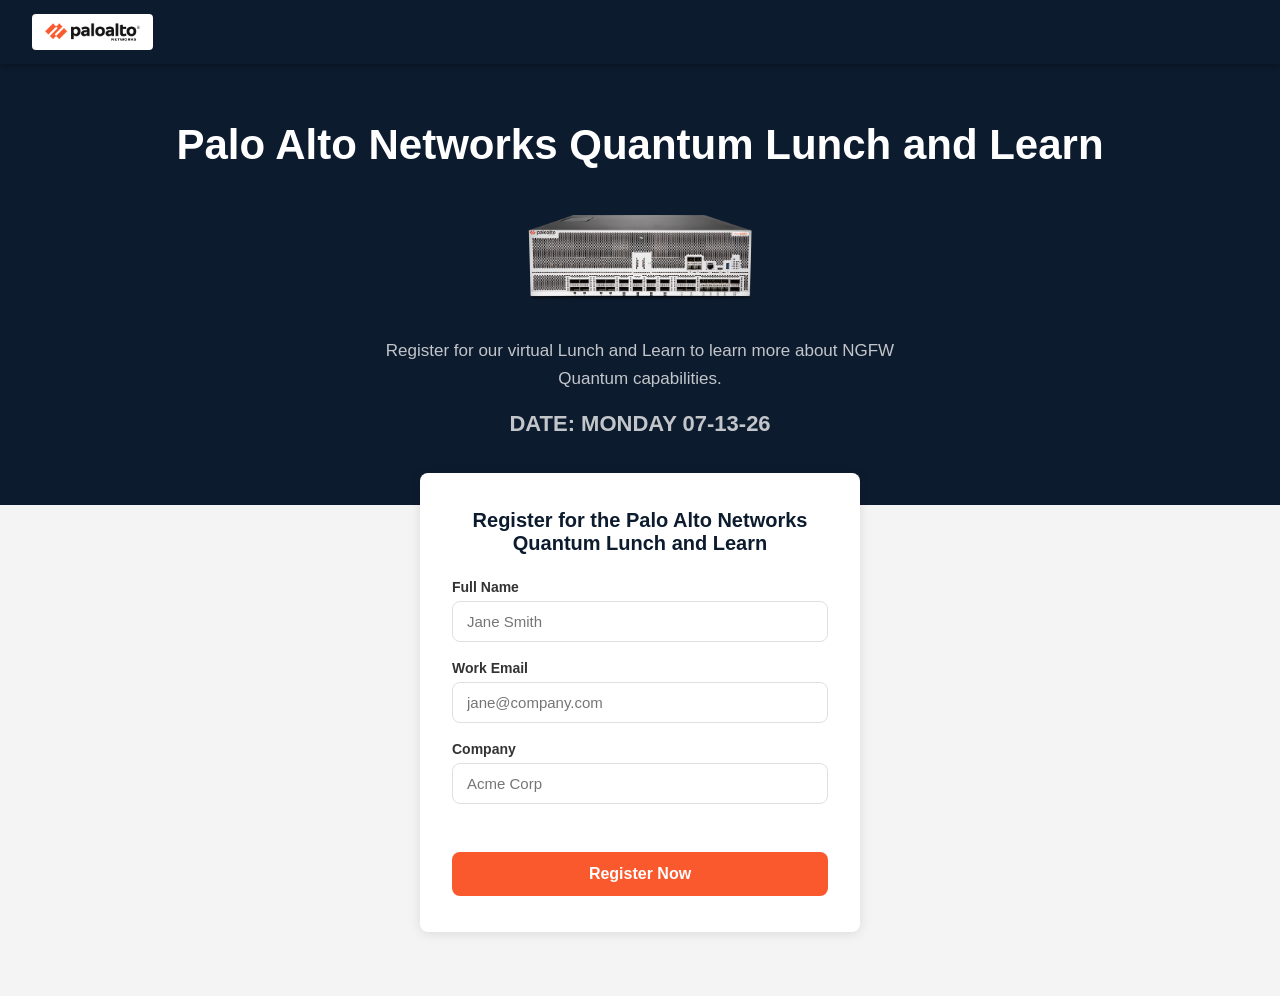
<file: index.html>
<!DOCTYPE html>
<html lang="en">
<head>
  <meta charset="UTF-8">
  <meta name="viewport" content="width=device-width, initial-scale=1.0">
  <title>Register | Quantum-Safe Networking</title>
  <link rel="stylesheet" href="css/styles.css">
</head>
<body>

  <nav class="navbar">
    <a href="index.html"><img src="panw_logo.png" alt="Palo Alto Networks" class="logo-nav"></a>
  </nav>

  <div class="hero">
    <h1>Palo Alto Networks Quantum Lunch and Learn</h1>
    <img src="firewall.png" alt="Firewall" class="hero-img">
    <p>Register for our virtual Lunch and Learn to learn more about NGFW Quantum capabilities.</p>
    <p style="font-size: 22px; font-weight: 700;">DATE: MONDAY 07-13-26</p>
  </div>

  <div class="form-wrap">
    <div class="card">
      <h2>Register for the Palo Alto Networks Quantum Lunch and Learn</h2>
      <form id="reg-form" novalidate>
        <div class="form-group">
          <label for="name">Full Name</label>
          <input type="text" id="name" name="name" autocomplete="name" placeholder="Jane Smith" required>
        </div>
        <div class="form-group">
          <label for="email">Work Email</label>
          <input type="email" id="email" name="email" autocomplete="email" placeholder="jane@company.com" required>
        </div>
        <div class="form-group">
          <label for="company">Company</label>
          <input type="text" id="company" name="company" autocomplete="organization" placeholder="Acme Corp" required>
        </div>

        <p class="form-error" id="form-error" aria-live="polite"></p>
        <button type="submit" class="btn-submit" id="submit-btn">Register Now</button>
      </form>
    </div>
  </div>

  <script>
    document.getElementById('reg-form').addEventListener('submit', async function (e) {
      e.preventDefault();

      const name    = document.getElementById('name').value.trim();
      const email   = document.getElementById('email').value.trim().toLowerCase();
      const company = document.getElementById('company').value.trim();
      const errorEl = document.getElementById('form-error');
      const btn     = document.getElementById('submit-btn');

      errorEl.textContent = '';

      if (!name || !email || !company) {
        errorEl.textContent = 'Please fill in all fields.';
        return;
      }

      if (!/^[^\s@]+@[^\s@]+\.[^\s@]+$/.test(email)) {
        errorEl.textContent = 'Please enter a valid email address.';
        return;
      }

      btn.disabled    = true;
      btn.textContent = 'Submitting…';

      const APPS_SCRIPT_URL = 'https://script.google.com/macros/s/AKfycbxwA6gakOEivGu4qKpRxdFocHI_t5h8_YBheKzksrpxsO0RHLBp16cGnsa5XLX1A_Naxw/exec';

      try {
        await fetch(APPS_SCRIPT_URL, {
          method: 'POST',
          mode: 'no-cors',
          headers: { 'Content-Type': 'text/plain' },
          body: JSON.stringify({ name, email, company })
        });
      } catch (_) {
        errorEl.textContent = 'Something went wrong. Please try again.';
        btn.disabled    = false;
        btn.textContent = 'Register Now';
        return;
      }

      window.location.href = 'thank-you.html';
    });
  </script>

</body>
</html>
</file>
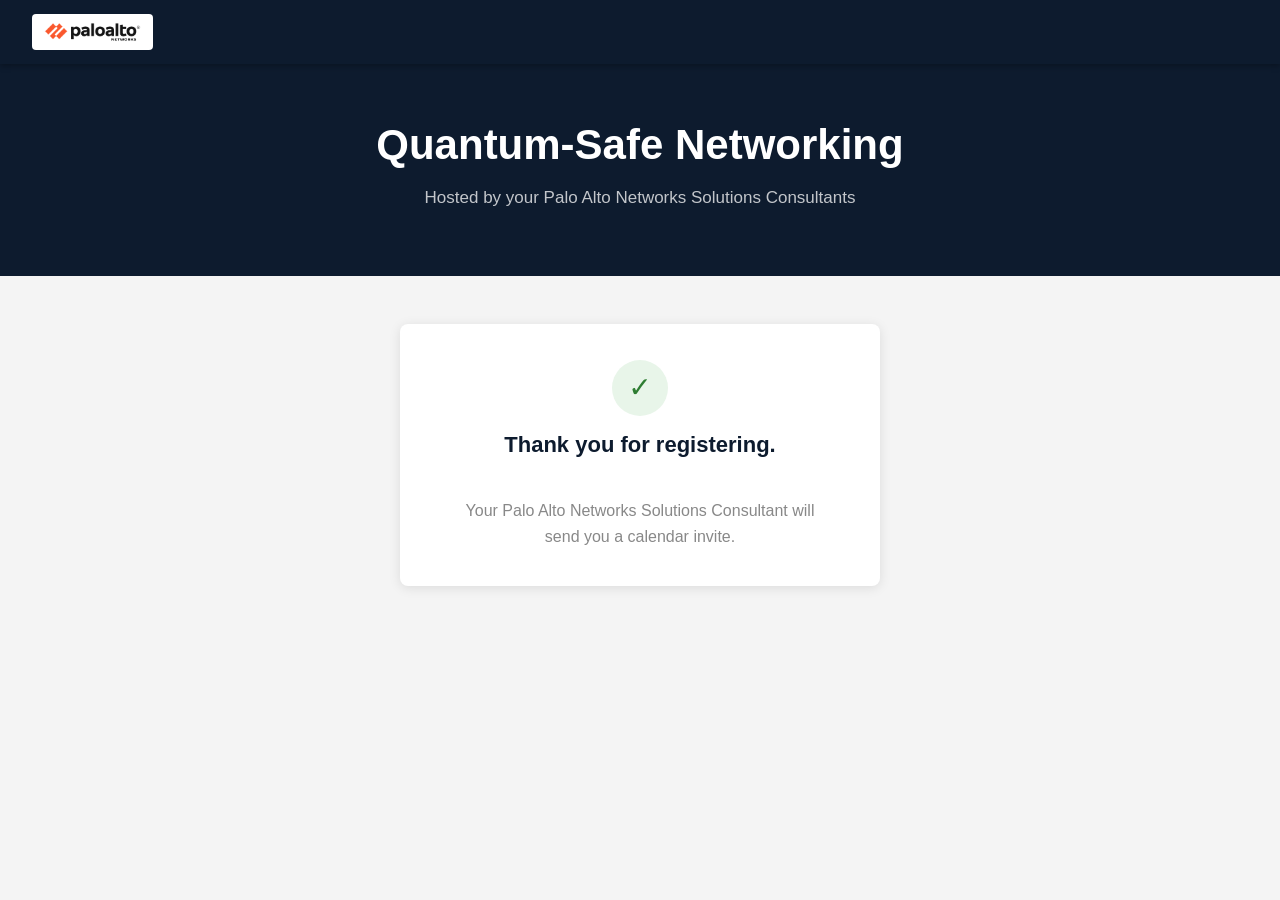
<file: thank-you.html>
<!DOCTYPE html>
<html lang="en">
<head>
  <meta charset="UTF-8">
  <meta name="viewport" content="width=device-width, initial-scale=1.0">
  <title>Thank You | Quantum-Safe Networking</title>
  <link rel="stylesheet" href="css/styles.css">
</head>
<body>

  <nav class="navbar">
    <a href="index.html"><img src="panw_logo.png" alt="Palo Alto Networks" class="logo-nav"></a>
  </nav>

  <div class="hero">
    <h1>Quantum-Safe Networking</h1>
    <p>Hosted by your Palo Alto Networks Solutions Consultants</p>
  </div>

  <div class="thankyou-wrap">
    <div class="card">
      <div class="checkmark">&#10003;</div>
      <h2>Thank you for registering.</h2>
      <p>Your Palo Alto Networks Solutions Consultant will send you a calendar invite.</p>
    </div>
  </div>

</body>
</html>
</file>
<file: css/styles.css>
/* PANW brand tokens */
:root {
  --orange: #FA582D;
  --navy:   #0D1B2E;
  --grey:   #F4F4F4;
  --white:  #FFFFFF;
  --text:   #333333;
  --muted:  #888888;
  --border: #E0E0E0;
  --red:    #D93025;
  --radius: 8px;
  --shadow: 0 2px 12px rgba(0, 0, 0, 0.10);
}

*, *::before, *::after { box-sizing: border-box; margin: 0; padding: 0; }

body {
  font-family: Arial, system-ui, sans-serif;
  background: var(--grey);
  color: var(--text);
  min-height: 100vh;
}

/* ── Navbar ─────────────────────────────────── */
.navbar {
  position: sticky;
  top: 0;
  z-index: 100;
  display: flex;
  align-items: center;
  background: var(--navy);
  padding: 0 32px;
  height: 64px;
  box-shadow: 0 2px 6px rgba(0,0,0,.3);
}

.navbar a { text-decoration: none; }

.logo-nav {
  height: 36px;
  display: block;
  background: var(--white);
  padding: 4px 10px;
  border-radius: 4px;
}

/* ── Hero ─────────────────────────────────── */
.hero {
  background: var(--navy);
  color: var(--white);
  padding: 56px 32px 64px;
  text-align: center;
}

.hero h1 {
  font-size: clamp(24px, 3.5vw, 42px);
  font-weight: 700;
  line-height: 1.2;
}

.hero-img {
  width: 280px;
  margin-top: 24px;
}

.hero p {
  margin-top: 14px;
  font-size: 17px;
  color: rgba(255,255,255,.75);
  max-width: 560px;
  margin-left: auto;
  margin-right: auto;
  line-height: 1.6;
}

/* ── Form card ────────────────────────────── */
.form-wrap {
  max-width: 480px;
  margin: -32px auto 64px;
  padding: 0 20px;
}

.card {
  background: var(--white);
  border-radius: var(--radius);
  box-shadow: var(--shadow);
  padding: 36px 32px;
}

.card h2 {
  font-size: 20px;
  color: var(--navy);
  margin-bottom: 24px;
  text-align: center;
}

.form-group {
  display: flex;
  flex-direction: column;
  gap: 6px;
  margin-bottom: 18px;
}

.form-group label {
  font-size: 14px;
  font-weight: 600;
  color: var(--text);
}

.form-group input {
  width: 100%;
  padding: 11px 14px;
  font-size: 15px;
  border: 1px solid var(--border);
  border-radius: var(--radius);
  color: var(--text);
  background: var(--white);
  transition: border-color .15s, box-shadow .15s;
  outline: none;
}

.form-group input:focus {
  border-color: var(--navy);
  box-shadow: 0 0 0 3px rgba(13, 27, 46, 0.10);
}

.form-error {
  font-size: 13px;
  color: var(--red);
  min-height: 18px;
  margin-bottom: 4px;
}

.btn-submit {
  width: 100%;
  padding: 13px;
  font-size: 16px;
  font-weight: 600;
  color: var(--white);
  background: var(--orange);
  border: none;
  border-radius: var(--radius);
  cursor: pointer;
  transition: opacity .15s, transform .1s;
  margin-top: 8px;
}

.btn-submit:hover:not(:disabled) {
  opacity: 0.88;
  transform: translateY(-1px);
}

.btn-submit:disabled {
  opacity: 0.6;
  cursor: not-allowed;
}

/* ── Thank-you card ────────────────────────── */
.thankyou-wrap {
  max-width: 520px;
  margin: 48px auto 64px;
  padding: 0 20px;
  text-align: center;
}

.thankyou-wrap .card {
  display: flex;
  flex-direction: column;
  align-items: center;
  gap: 16px;
}

.checkmark {
  width: 56px;
  height: 56px;
  border-radius: 50%;
  background: #E8F5E9;
  display: flex;
  align-items: center;
  justify-content: center;
  font-size: 28px;
  color: #2E7D32;
  flex-shrink: 0;
}

.thankyou-wrap h2 {
  font-size: 22px;
  color: var(--navy);
}

.thankyou-wrap p {
  font-size: 16px;
  line-height: 1.65;
  color: var(--muted);
  max-width: 380px;
}
</file>
